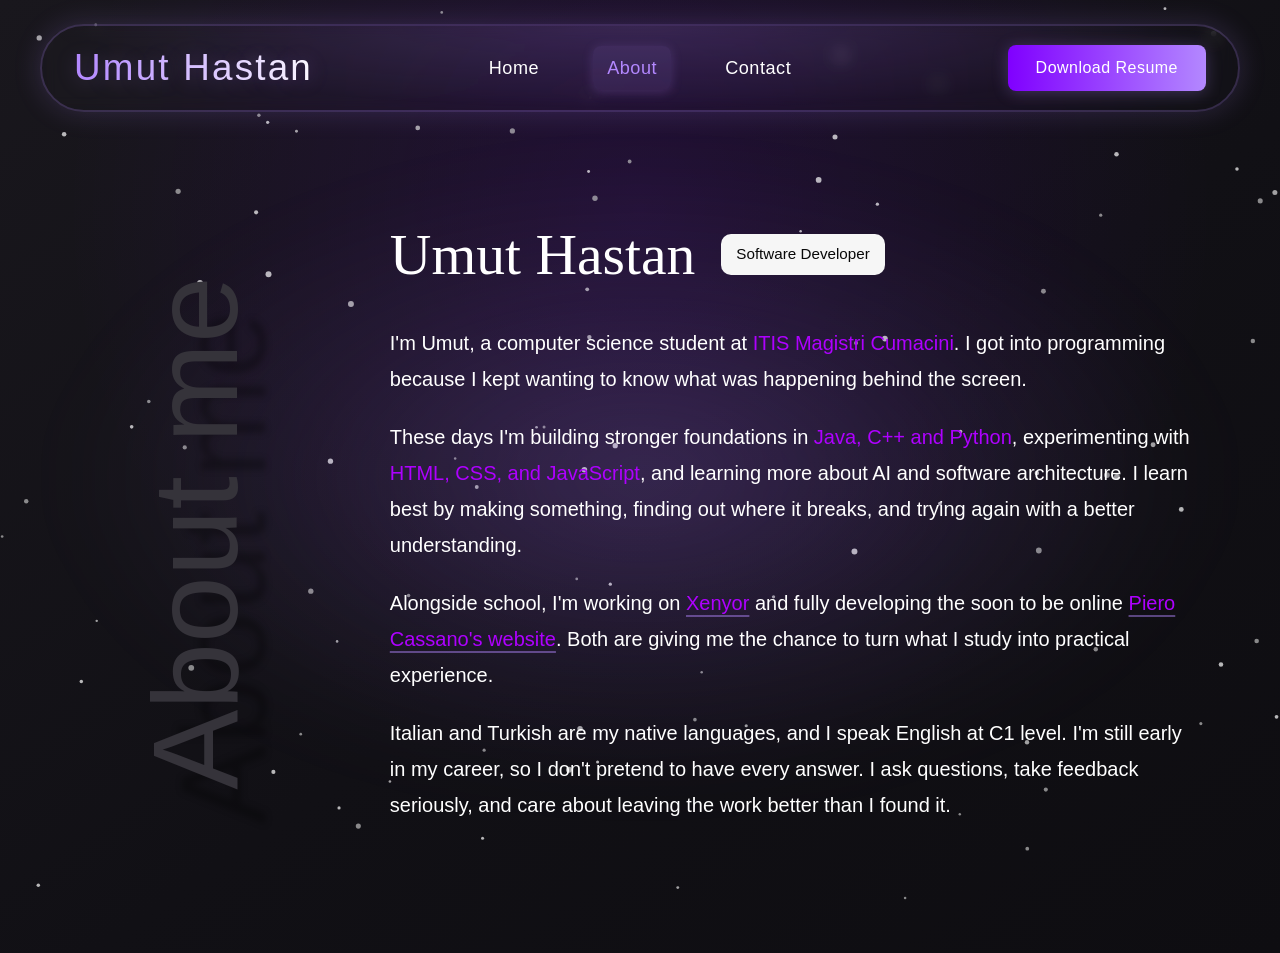
<file: about.html>
<!doctype html>
<html lang="en">
<head>
  <meta charset="utf-8">
  <meta name="viewport" content="width=device-width, initial-scale=1">
  <meta name="description" content="Learn more about Umut Hastan, a computer science student working with Xenyor and contributing to Piero Cassano's website.">
  <meta name="theme-color" content="#10001f">
  <meta name="referrer" content="strict-origin-when-cross-origin">
  <meta http-equiv="Content-Security-Policy" content="default-src 'self'; script-src 'self' https://www.googletagmanager.com; style-src 'self' https://fonts.googleapis.com; font-src https://fonts.gstatic.com; img-src 'self' data: https://www.google-analytics.com https://codia-f2c.s3.us-west-1.amazonaws.com; connect-src 'self' https://www.google-analytics.com https://*.google-analytics.com https://www.googletagmanager.com; object-src 'none'; frame-src 'none'; base-uri 'self'; form-action 'none'">

  <meta property="og:title" content="About — Umut Hastan">
  <meta property="og:description" content="The background, interests, and current work behind the code.">
  <meta property="og:type" content="profile">
  <meta property="og:url" content="https://umuthastan.com/about.html">
  <meta property="og:image" content="https://umuthastan.com/hero.png">

  <link rel="canonical" href="https://umuthastan.com/about.html">
  <link rel="preconnect" href="https://fonts.googleapis.com">
  <link rel="preconnect" href="https://fonts.gstatic.com" crossorigin>
  <link rel="stylesheet" href="https://fonts.googleapis.com/css2?family=Inter:wght@400;500;600&amp;family=Koh+Santepheap&amp;family=Konkhmer+Sleokchher&amp;display=swap">
  <link rel="stylesheet" href="styles/site.css">

  <script src="scripts/analytics.js"></script>
  <script async src="https://www.googletagmanager.com/gtag/js?id=G-W1MTSK2RSK"></script>
  <script src="scripts/site.js" defer></script>

  <title>About — Umut Hastan</title>
</head>
<body data-page="about">
  <a class="skip-link" href="#main-content">Skip to content</a>

  <div class="visual-layer" aria-hidden="true">
    <canvas class="particles" data-particles></canvas>
    <div class="ambient-glow"></div>
    <div class="cursor-glow" data-cursor-glow></div>
  </div>
  <div class="custom-cursor" data-cursor aria-hidden="true"></div>

  <header class="site-header">
    <nav class="navbar" aria-label="Primary navigation">
      <a class="brand" href="index.html" aria-label="Umut Hastan, home">Umut Hastan</a>

      <button class="nav-toggle" type="button" aria-expanded="false" aria-controls="nav-panel" aria-label="Open navigation" data-nav-toggle>
        <span aria-hidden="true"></span>
        <span aria-hidden="true"></span>
        <span aria-hidden="true"></span>
      </button>

      <div class="nav-panel" id="nav-panel" data-nav-panel>
        <ul class="nav-menu">
          <li><a class="nav-link" href="index.html">Home</a></li>
          <li><a class="nav-link is-current" href="#about" aria-current="page">About</a></li>
          <li><a class="nav-link" href="mailto:umuthastan30@gmail.com">Contact</a></li>
        </ul>
        <a class="resume-button" href="resume.pdf" download>Download Resume</a>
      </div>
    </nav>
  </header>

  <main id="main-content">
    <section class="about" id="about" aria-labelledby="about-title">
      <aside class="about-heading">
        <h1 id="about-title">About me</h1>
      </aside>

      <article class="about-content">
        <header class="about-intro">
          <h2>Umut Hastan</h2>
          <span>Software Developer</span>
        </header>

        <div class="about-copy">
          <p>I'm Umut, a computer science student at <strong>ITIS Magistri Cumacini</strong>. I got into programming because I kept wanting to know what was happening behind the screen.</p>

          <p>These days I'm building stronger foundations in <strong>Java, C++ and Python</strong>, experimenting with <strong>HTML, CSS, and JavaScript</strong>, and learning more about AI and software architecture. I learn best by making something, finding out where it breaks, and trying again with a better understanding.</p>

          <p>Alongside school, I'm working on <a href="https://xenyor.com" target="_blank" rel="noopener noreferrer">Xenyor</a> and fully developing the soon to be online <a href="https://pierocassano.com" target="_blank" rel="noopener noreferrer">Piero Cassano's website</a>. Both are giving me the chance to turn what I study into practical experience.</p>

          <p>Italian and Turkish are my native languages, and I speak English at C1 level. I'm still early in my career, so I don't pretend to have every answer. I ask questions, take feedback seriously, and care about leaving the work better than I found it.</p>
        </div>
      </article>
    </section>
  </main>
</body>
</html>
</file>
<file: styles/site.css>
:root {
  --page-bg: #111015;
  --purple-950: #180030;
  --purple-800: #5e00b2;
  --purple-700: #8000ff;
  --purple-500: #ae00ff;
  --purple-300: #b388ff;
  --purple-200: #d9c8ff;
  --white: #ffffff;
  --muted: #c5c1cc;
  --line: rgba(179, 136, 255, 0.24);
  --content-width: 1200px;
  --font-body: Inter, -apple-system, BlinkMacSystemFont, "Segoe UI", sans-serif;
  --font-display: "Konkhmer Sleokchher", var(--font-body);
  --font-serif: "Koh Santepheap", Georgia, serif;
}

*,
*::before,
*::after {
  box-sizing: border-box;
}

html {
  min-width: 280px;
  scroll-behavior: smooth;
}

body {
  min-width: 280px;
  min-height: 100vh;
  margin: 0;
  overflow-x: hidden;
  background:
    radial-gradient(circle at 50% 22%, rgba(128, 0, 255, 0.13), transparent 36rem),
    linear-gradient(145deg, #19171d 0%, var(--page-bg) 55%, #0e0d11 100%);
  color: var(--white);
  font-family: var(--font-body);
  line-height: 1.6;
  -webkit-font-smoothing: antialiased;
  text-rendering: optimizeLegibility;
}

a {
  color: inherit;
  text-decoration: none;
}

button {
  color: inherit;
  font: inherit;
}

img {
  display: block;
  max-width: 100%;
}

ul {
  margin: 0;
  padding: 0;
  list-style: none;
}

h1,
h2,
p {
  margin-top: 0;
}

::selection {
  background: var(--purple-700);
  color: var(--white);
}

:focus-visible {
  outline: 3px solid var(--purple-200);
  outline-offset: 4px;
}

.skip-link {
  position: fixed;
  z-index: 2000;
  top: 12px;
  left: 12px;
  padding: 9px 15px;
  border-radius: 9px;
  background: var(--white);
  color: var(--purple-950);
  font-weight: 600;
  transform: translateY(-160%);
  transition: transform 160ms ease;
}

.skip-link:focus {
  transform: translateY(0);
}

/* Decorative background */
.visual-layer {
  position: fixed;
  z-index: 0;
  inset: 0;
  overflow: hidden;
  pointer-events: none;
}

.particles {
  position: absolute;
  inset: 0;
  width: 100%;
  height: 100%;
}

.ambient-glow {
  position: absolute;
  top: max(130px, 18vh);
  left: 50%;
  width: min(1160px, 115vw);
  height: min(640px, 70vh);
  border-radius: 50%;
  background: radial-gradient(ellipse, rgba(179, 136, 255, 0.2), rgba(179, 136, 255, 0.06) 43%, transparent 72%);
  filter: blur(34px);
  transform: translateX(-50%);
}

body[data-page="home"] .ambient-glow {
  background: radial-gradient(ellipse, rgba(179, 136, 255, 0.12), rgba(179, 136, 255, 0.035) 43%, transparent 72%);
  filter: blur(48px);
}

.cursor-glow {
  position: fixed;
  top: 0;
  left: 0;
  display: none;
  width: 440px;
  height: 440px;
  border-radius: 50%;
  background: radial-gradient(circle, rgba(179, 136, 255, 0.1), rgba(179, 136, 255, 0.025) 48%, transparent 70%);
  opacity: 0;
  transform: translate(-50%, -50%);
  transition: opacity 180ms ease;
  will-change: left, top;
}

body[data-page="home"] .cursor-glow {
  background: radial-gradient(circle, rgba(179, 136, 255, 0.065), rgba(179, 136, 255, 0.015) 48%, transparent 70%);
}

.custom-cursor {
  position: fixed;
  z-index: 1000;
  top: 0;
  left: 0;
  display: none;
  width: 36px;
  height: 36px;
  border: 2px solid var(--purple-300);
  border-radius: 50%;
  background: rgba(179, 136, 255, 0.12);
  box-shadow: 0 0 16px 4px rgba(179, 136, 255, 0.27);
  opacity: 0;
  pointer-events: none;
  transform: translate(-50%, -50%);
  transition: width 140ms ease, height 140ms ease, background-color 140ms ease, opacity 140ms ease;
  will-change: left, top;
}

.custom-cursor.is-visible,
.cursor-glow.is-visible {
  opacity: 1;
}

.custom-cursor.is-active {
  width: 44px;
  height: 44px;
  background: rgba(179, 136, 255, 0.26);
}

/* Navigation */
.site-header,
main {
  position: relative;
  z-index: 2;
}

.site-header {
  width: min(calc(100% - 48px), var(--content-width));
  margin: 24px auto 0;
  overflow: hidden;
  border: 2px solid rgba(179, 136, 255, 0.22);
  border-radius: 999px;
  background: transparent;
  box-shadow: 0 0 28px rgba(179, 136, 255, 0.18);
  backdrop-filter: blur(8px) brightness(1.08);
}

.site-header::before {
  position: absolute;
  z-index: 0;
  inset: 0;
  border-radius: inherit;
  background: radial-gradient(ellipse at 50% 0%, rgba(179, 136, 255, 0.16), transparent 70%);
  content: "";
  pointer-events: none;
}

.navbar {
  position: relative;
  z-index: 2;
  display: grid;
  min-height: 84px;
  padding: 0 32px;
  grid-template-columns: minmax(180px, 1fr) auto minmax(180px, 1fr);
  align-items: center;
  gap: 24px;
}

.brand {
  justify-self: start;
  border-radius: 8px;
  background: linear-gradient(90deg, var(--purple-300), var(--white));
  background-clip: text;
  color: transparent;
  font-family: var(--font-display);
  font-size: 2.3rem;
  letter-spacing: 0.06em;
  line-height: 1.2;
  text-shadow: 0 2px 20px rgba(179, 136, 255, 0.28);
}

.nav-panel {
  display: contents;
}

.nav-menu {
  display: flex;
  grid-column: 2;
  align-items: center;
  justify-content: center;
  gap: 2.5rem;
}

.nav-link {
  display: flex;
  min-height: 44px;
  align-items: center;
  padding: 0 14px;
  border-radius: 8px;
  font-size: 1.13rem;
  letter-spacing: 0.03em;
  transition: color 180ms ease, background-color 180ms ease, box-shadow 180ms ease;
}

.nav-link:hover,
.nav-link.is-current {
  background: rgba(179, 136, 255, 0.1);
  color: var(--purple-300);
  box-shadow: 0 2px 12px rgba(179, 136, 255, 0.2);
}

.resume-button {
  display: flex;
  min-height: 46px;
  align-items: center;
  justify-content: center;
  justify-self: end;
  padding: 0 28px;
  grid-column: 3;
  border-radius: 8px;
  background: linear-gradient(90deg, var(--purple-700), var(--purple-300));
  box-shadow: 0 2px 16px rgba(179, 136, 255, 0.27);
  font-family: var(--font-display);
  font-size: 1rem;
  letter-spacing: 0.03em;
  white-space: nowrap;
  transition: box-shadow 180ms ease, transform 180ms ease;
}

.resume-button:hover {
  box-shadow: 0 5px 28px rgba(179, 136, 255, 0.42);
  transform: translateY(-2px);
}

.nav-toggle {
  position: relative;
  display: none;
  width: 48px;
  height: 48px;
  padding: 0;
  border: 1px solid rgba(179, 136, 255, 0.36);
  border-radius: 15px;
  appearance: none;
  background: rgba(179, 136, 255, 0.08);
  box-shadow: inset 0 1px 0 rgba(255, 255, 255, 0.08);
  cursor: pointer;
  touch-action: manipulation;
  transition: border-color 180ms ease, background-color 180ms ease, box-shadow 180ms ease, transform 180ms ease;
}

.nav-toggle span {
  position: absolute;
  top: 50%;
  left: 50%;
  display: block;
  width: 21px;
  height: 2px;
  margin: 0;
  border-radius: 3px;
  background: var(--white);
  box-shadow: 0 0 8px rgba(217, 200, 255, 0.2);
  transform: translate(-50%, -50%);
  transform-origin: center;
  transition: width 180ms ease, opacity 140ms ease, transform 220ms cubic-bezier(0.22, 1, 0.36, 1);
}

.nav-toggle span:first-child {
  transform: translate(-50%, calc(-50% - 7px));
}

.nav-toggle span:last-child {
  transform: translate(-50%, calc(-50% + 7px));
}

.nav-toggle[aria-expanded="true"] {
  border-color: rgba(217, 200, 255, 0.7);
  background: rgba(179, 136, 255, 0.2);
  box-shadow: 0 0 0 4px rgba(179, 136, 255, 0.08), inset 0 1px 0 rgba(255, 255, 255, 0.12);
}

.nav-toggle[aria-expanded="true"] span:first-child {
  transform: translate(-50%, -50%) rotate(45deg);
}

.nav-toggle[aria-expanded="true"] span:nth-child(2) {
  width: 0;
  opacity: 0;
}

.nav-toggle[aria-expanded="true"] span:last-child {
  transform: translate(-50%, -50%) rotate(-45deg);
}

/* Home */
.hero {
  width: min(calc(100% - 40px), var(--content-width));
  min-height: calc(100svh - 110px);
  margin: 0 auto;
  padding: clamp(52px, 8vh, 86px) 0 58px;
}

.hero-content {
  display: grid;
  min-height: clamp(470px, 62vh, 600px);
  grid-template-columns: minmax(270px, 0.8fr) minmax(460px, 1.2fr);
  align-items: center;
}

.hero-copy {
  position: relative;
  z-index: 3;
  padding-left: clamp(16px, 4vw, 60px);
}

.hero-title {
  margin-bottom: 0;
  font-family: var(--font-display);
  font-size: clamp(4rem, 8vw, 6rem);
  font-weight: 400;
  line-height: 1.08;
}

.hero-title span,
.hero-title strong {
  display: block;
}

.hero-title strong {
  position: relative;
  width: max-content;
  color: var(--purple-500);
  font-weight: 400;
  text-shadow: 0 10px 24px rgba(128, 0, 255, 0.24);
}

.hero-title strong::after {
  position: absolute;
  z-index: -1;
  right: 0;
  bottom: 8px;
  left: 0;
  height: 20px;
  background: radial-gradient(ellipse, rgba(128, 0, 255, 0.28), transparent 72%);
  content: "";
  filter: blur(7px);
}

.hero-portrait {
  position: relative;
  display: flex;
  height: 100%;
  align-items: center;
  justify-content: flex-end;
}

.hero-portrait::before {
  position: absolute;
  top: 45%;
  left: 54%;
  width: min(580px, 80%);
  aspect-ratio: 1;
  border-radius: 50%;
  background: radial-gradient(circle, rgba(128, 0, 255, 0.14), transparent 67%);
  content: "";
  filter: blur(28px);
  transform: translate(-50%, -50%);
}

.hero-portrait img {
  position: relative;
  z-index: 1;
  width: min(100%, 720px);
  max-height: 600px;
  object-fit: contain;
  object-position: right center;
  animation: portrait-float 3.2s ease-in-out infinite;
}

.hero-footer {
  display: flex;
  align-items: center;
  gap: 28px;
}

.about-button {
  position: relative;
  display: grid;
  width: 95px;
  height: 95px;
  flex: 0 0 auto;
  place-items: center;
  border: 0;
  border-radius: 50%;
  background: url("https://codia-f2c.s3.us-west-1.amazonaws.com/image/2025-06-08/6grj5sa0N1.png") no-repeat center / cover;
  transition: transform 300ms ease;
}

.about-button:hover {
  transform: scale(1.05);
}

.play-icon {
  width: 0;
  height: 42px;
  background: url("https://codia-f2c.s3.us-west-1.amazonaws.com/image/2025-06-08/sdZgYAqCT4.png") no-repeat center / cover;
}

.hero-line {
  height: 2px;
  flex: 1;
  background: linear-gradient(90deg, var(--white), rgba(255, 255, 255, 0.05));
}

.social-links {
  display: flex;
  align-items: center;
  gap: 16px;
}

.social-links a {
  display: grid;
  width: 66px;
  height: 66px;
  place-items: center;
  border-radius: 50%;
  transition: background-color 180ms ease, transform 180ms ease;
}

.social-links a:hover {
  background: rgba(179, 136, 255, 0.1);
  transform: translateY(-3px);
}

.social-links img {
  width: 88%;
  height: 88%;
  filter: invert(1);
}

/* About */
.about {
  display: grid;
  width: min(calc(100% - 40px), var(--content-width));
  min-height: calc(100svh - 110px);
  margin: 0 auto;
  padding: clamp(80px, 12vh, 130px) 0;
  grid-template-columns: 210px minmax(0, 800px);
  justify-content: center;
  gap: clamp(44px, 7vw, 100px);
}

.about-heading {
  display: flex;
  min-height: 430px;
  align-items: center;
  justify-content: center;
}

.about-heading h1 {
  margin: 0;
  color: #35333a;
  font-family: var(--font-display);
  font-size: clamp(5.5rem, 10vw, 7.5rem);
  font-weight: 400;
  line-height: 1;
  text-shadow: -35px 28px 6px rgba(0, 0, 0, 0.28);
  transform: rotate(-90deg);
  white-space: nowrap;
}

.about-content {
  min-width: 0;
}

.about-intro {
  display: flex;
  align-items: center;
  gap: 26px;
  margin-bottom: 36px;
}

.about-intro h2 {
  margin-bottom: 0;
  font-family: var(--font-serif);
  font-size: clamp(2.7rem, 6vw, 3.6rem);
  font-weight: 400;
  line-height: 1.2;
}

.about-intro > span {
  padding: 8px 15px;
  flex: 0 0 auto;
  border-radius: 10px;
  background: #f6f6f6;
  color: #090909;
  font-family: var(--font-display);
  font-size: 0.95rem;
}

.about-copy {
  font-family: var(--font-display);
  font-size: clamp(1.05rem, 1.8vw, 1.25rem);
  line-height: 1.8;
}

.about-copy p {
  margin-bottom: 22px;
}

.about-copy strong,
.about-copy a {
  color: var(--purple-500);
  font-weight: 400;
}

.about-copy a {
  text-decoration: underline;
  text-decoration-color: rgba(179, 136, 255, 0.46);
  text-underline-offset: 5px;
}

.about-copy a:hover {
  color: var(--purple-200);
  text-decoration-color: currentColor;
}

@keyframes portrait-float {
  0%, 100% {
    transform: translateY(0);
  }

  50% {
    transform: translateY(8px);
  }
}

/* Tablet */
@media (max-width: 1020px) {
  .site-header {
    z-index: 20;
    width: calc(100% - 28px);
    overflow: visible;
    border-radius: 26px;
  }

  .navbar {
    min-height: 72px;
    padding: 0 18px;
    grid-template-columns: 1fr auto;
    gap: 0;
  }

  .nav-toggle {
    display: grid;
    grid-column: 2;
    place-items: center;
  }

  .nav-toggle:active {
    transform: scale(0.94);
  }

  .nav-panel {
    position: absolute;
    top: calc(100% + 12px);
    right: 0;
    left: auto;
    display: grid;
    visibility: hidden;
    width: min(100%, 380px);
    padding: 10px;
    border: 1px solid rgba(179, 136, 255, 0.28);
    border-radius: 20px;
    background: rgba(22, 16, 29, 0.94);
    box-shadow: 0 18px 48px rgba(0, 0, 0, 0.38), 0 0 28px rgba(128, 0, 255, 0.14);
    opacity: 0;
    pointer-events: none;
    transform: translateY(-8px) scale(0.98);
    transform-origin: top center;
    backdrop-filter: blur(20px) saturate(1.2);
    transition: opacity 180ms ease, transform 220ms cubic-bezier(0.22, 1, 0.36, 1), visibility 0s linear 220ms;
  }

  .nav-panel.is-open {
    visibility: visible;
    opacity: 1;
    pointer-events: auto;
    transform: translateY(0) scale(1);
    transition-delay: 0s;
  }

  .nav-menu {
    display: grid;
    grid-column: auto;
    gap: 3px;
  }

  .nav-link {
    min-height: 50px;
    padding: 0 16px;
    border: 1px solid transparent;
    border-radius: 12px;
    font-size: 1.05rem;
  }

  .nav-link:hover,
  .nav-link.is-current {
    border-color: rgba(179, 136, 255, 0.14);
  }

  .nav-panel .nav-link,
  .nav-panel .resume-button {
    opacity: 0;
    transform: translateY(-5px);
    transition: opacity 140ms ease, transform 180ms ease, color 180ms ease, background-color 180ms ease, border-color 180ms ease, box-shadow 180ms ease;
  }

  .nav-panel.is-open .nav-link,
  .nav-panel.is-open .resume-button {
    opacity: 1;
    transform: translateY(0);
  }

  .nav-panel.is-open li:nth-child(2) .nav-link {
    transition-delay: 35ms;
  }

  .nav-panel.is-open li:nth-child(3) .nav-link {
    transition-delay: 70ms;
  }

  .resume-button {
    width: 100%;
    min-height: 50px;
    margin-top: 7px;
    grid-column: auto;
    justify-self: stretch;
    border-radius: 12px;
  }

  .nav-panel.is-open .resume-button {
    transition-delay: 105ms;
  }

  .hero {
    padding-top: 72px;
  }

  .hero-content {
    grid-template-columns: minmax(250px, 0.72fr) minmax(370px, 1.28fr);
  }

  .about {
    grid-template-columns: 1fr;
  }

  .about-heading {
    min-height: 0;
  }

  .about-heading h1 {
    font-size: clamp(3.4rem, 11vw, 5.5rem);
    text-align: center;
    text-shadow: -14px 14px 6px rgba(0, 0, 0, 0.28);
    transform: none;
  }
}

/* Phone */
@media (max-width: 680px) {
  .site-header {
    margin-top: 14px;
  }

  .brand {
    font-size: clamp(1.35rem, 7vw, 1.75rem);
  }

  .hero {
    width: calc(100% - 32px);
    padding: 70px 0 48px;
  }

  .hero-content {
    min-height: 0;
    grid-template-columns: 1fr;
    text-align: center;
  }

  .hero-copy {
    padding-left: 0;
  }

  .hero-title {
    font-size: clamp(3.2rem, 16vw, 4.75rem);
  }

  .hero-title strong {
    margin: 0 auto;
  }

  .hero-portrait {
    min-height: 330px;
    justify-content: center;
  }

  .hero-portrait img {
    width: min(100%, 480px);
    max-height: 430px;
    object-position: center;
  }

  .hero-footer {
    gap: 14px;
  }

  .about-button {
    width: 70px;
    height: 70px;
  }

  .social-links {
    gap: 5px;
  }

  .social-links a {
    width: 50px;
    height: 50px;
  }

  .about {
    width: calc(100% - 32px);
    padding: 72px 0;
    gap: 48px;
  }

  .about-intro {
    align-items: flex-start;
    flex-direction: column;
    gap: 14px;
  }

  .about-intro h2 {
    font-size: clamp(2.25rem, 12vw, 3rem);
  }

  .about-copy {
    font-size: 1rem;
    line-height: 1.75;
  }
}

@media (hover: hover) and (pointer: fine) {
  body,
  a,
  button {
    cursor: none;
  }

  .custom-cursor,
  .cursor-glow {
    display: block;
  }
}

@media (prefers-reduced-motion: reduce) {
  html {
    scroll-behavior: auto;
  }

  *,
  *::before,
  *::after {
    animation-duration: 0.01ms !important;
    animation-iteration-count: 1 !important;
    transition-duration: 0.01ms !important;
  }

  .custom-cursor,
  .cursor-glow {
    display: none !important;
  }
}
</file>
